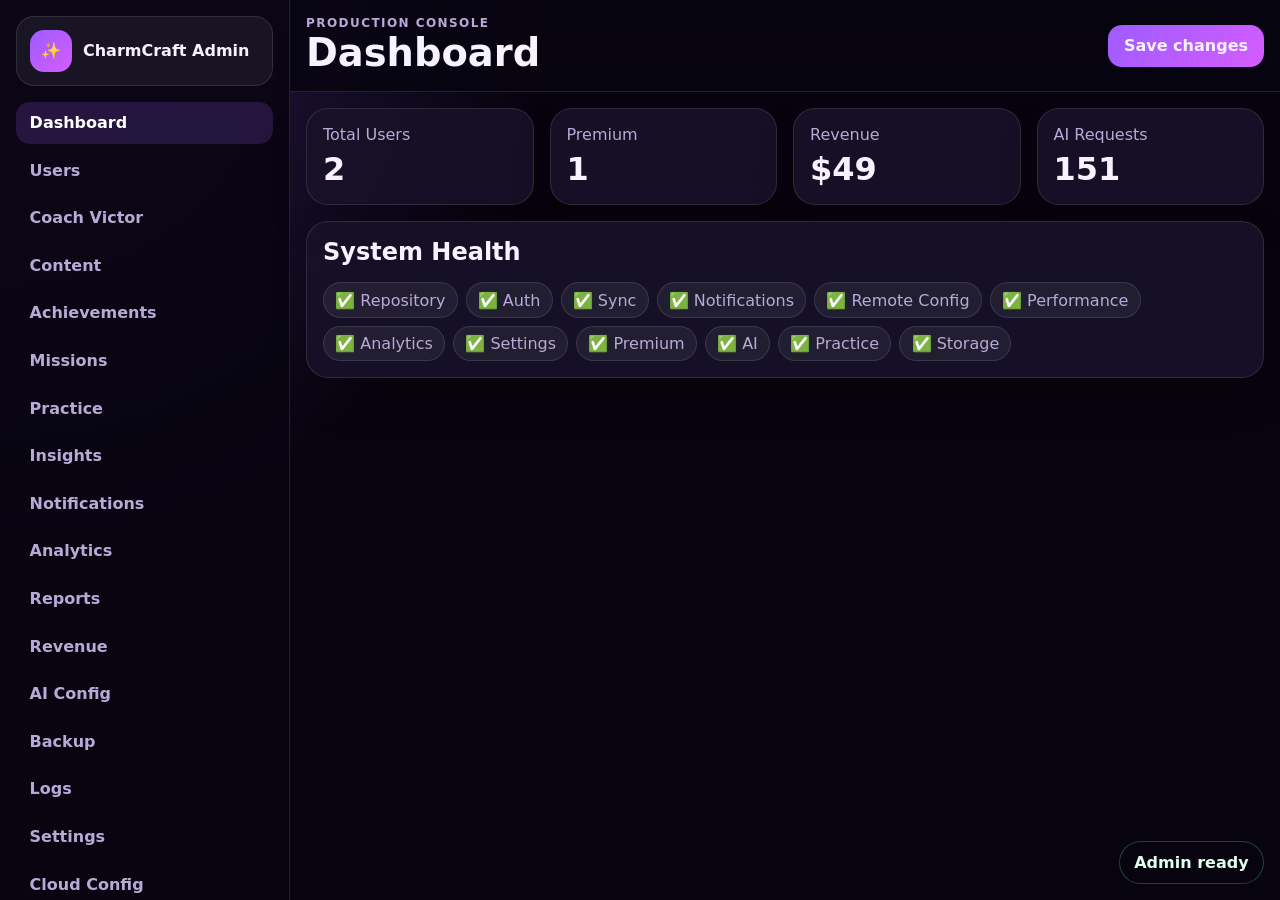
<file: admin.html>
<!doctype html>
<html lang="en">
<head>
  <meta charset="utf-8">
  <meta name="viewport" content="width=device-width, initial-scale=1, viewport-fit=cover">
  <meta name="theme-color" content="#07040f">
  <meta name="description" content="CharmCraft Admin Dashboard">
  <link rel="manifest" href="/manifest.webmanifest">
  <link rel="icon" href="/icons/icon.svg" type="image/svg+xml">
  <link rel="stylesheet" href="/admin.css">
  <title>CharmCraft Admin</title>
</head>
<body>
  <main class="admin-app">
    <aside class="admin-sidebar">
      <div class="admin-brand"><span>✨</span><strong>CharmCraft Admin</strong></div>
      <nav id="adminNav" aria-label="Admin navigation">
        <button class="active" type="button" data-panel="dashboard">Dashboard</button>
        <button type="button" data-panel="users">Users</button>
        <button type="button" data-panel="coach">Coach Victor</button>
        <button type="button" data-panel="content">Content</button>
        <button type="button" data-panel="achievements">Achievements</button>
        <button type="button" data-panel="missions">Missions</button>
        <button type="button" data-panel="practice">Practice</button>
        <button type="button" data-panel="insights">Insights</button>
        <button type="button" data-panel="notifications">Notifications</button>
        <button type="button" data-panel="analytics">Analytics</button>
        <button type="button" data-panel="reports">Reports</button>
        <button type="button" data-panel="revenue">Revenue</button>
        <button type="button" data-panel="ai">AI Config</button>
        <button type="button" data-panel="backup">Backup</button>
        <button type="button" data-panel="logs">Logs</button>
        <button type="button" data-panel="settings">Settings</button>
        <button type="button" data-panel="cloud">Cloud Config</button>
        <button type="button" data-panel="push">Push Notifications</button>
      </nav>
      <a class="back-link" href="/">Open Mobile App</a>
    </aside>

    <section class="admin-main">
      <header class="admin-header">
        <div><p>Production Console</p><h1 id="panelTitle">Dashboard</h1></div>
        <button id="saveAll" type="button">Save changes</button>
      </header>

      <section id="dashboard" class="admin-panel active">
        <div class="stats-grid">
          <article><span>Total Users</span><strong id="statUsers">0</strong></article>
          <article><span>Premium</span><strong id="statPremium">0</strong></article>
          <article><span>Revenue</span><strong id="statRevenue">$0</strong></article>
          <article><span>AI Requests</span><strong id="statAi">0</strong></article>
        </div>
        <div class="admin-card"><h2>System Health</h2><div id="healthList" class="pill-list"></div></div>
      </section>

      <section id="users" class="admin-panel"><div class="admin-card"><h2>Manage users</h2><div id="userList" class="data-list"></div><button id="addUser" type="button">Add test user</button></div></section>
      <section id="coach" class="admin-panel"><div class="admin-card"><h2>Coach Victor prompt</h2><textarea id="coachPrompt"></textarea><button data-action="savePrompt" type="button">Save prompt</button></div></section>
      <section id="content" class="admin-panel"><div class="admin-card"><h2>Edit content</h2><textarea id="contentEditor"></textarea><button data-action="saveContent" type="button">Publish content</button></div></section>
      <section id="achievements" class="admin-panel"><div class="admin-card"><h2>Create achievements</h2><input id="achievementName" placeholder="Achievement name"><button data-action="achievement" type="button">Create achievement</button><div id="achievementList" class="pill-list"></div></div></section>
      <section id="missions" class="admin-panel"><div class="admin-card"><h2>Create missions</h2><input id="missionName" placeholder="Mission name"><input id="missionXp" type="number" min="1" value="25"><button data-action="mission" type="button">Create mission</button><div id="missionList" class="data-list"></div></div></section>
      <section id="practice" class="admin-panel"><div class="admin-card"><h2>Practice scenarios</h2><textarea id="practiceScenarios"></textarea><button data-action="practice" type="button">Save scenarios</button></div></section>
      <section id="insights" class="admin-panel"><div class="admin-card"><h2>Daily insights</h2><textarea id="insightEditor"></textarea><button data-action="insights" type="button">Save insights</button></div></section>
      <section id="notifications" class="admin-panel"><div class="admin-card"><h2>Send notification</h2><input id="notificationTitle" placeholder="Title"><textarea id="notificationBody" placeholder="Message"></textarea><button data-action="notify" type="button">Queue notification</button><div id="notificationList" class="data-list"></div></div></section>
      <section id="analytics" class="admin-panel"><div class="admin-card"><h2>Analytics</h2><canvas id="analyticsCanvas" width="760" height="260"></canvas></div></section>
      <section id="reports" class="admin-panel"><div class="admin-card"><h2>Reports</h2><div id="reportList" class="data-list"></div><button data-action="report" type="button">Generate report</button></div></section>
      <section id="revenue" class="admin-panel"><div class="admin-card"><h2>Premium revenue</h2><div class="stats-grid"><article><span>Monthly</span><strong>$349</strong></article><article><span>Yearly</span><strong>$1,899</strong></article></div></div></section>
      <section id="ai" class="admin-panel"><div class="admin-card"><h2>AI Config</h2><label>Tone<select id="aiTone"><option>warm-confident</option><option>playful</option><option>direct</option><option>romantic</option></select></label><label>Safety<input id="aiSafety" value="Respectful, consent-first, supportive"></label><button data-action="ai" type="button">Save AI config</button></div></section>
      <section id="backup" class="admin-panel"><div class="admin-card"><h2>Backup data</h2><button data-action="backup" type="button">Create backup</button><button data-action="restore" type="button">Restore latest backup</button><textarea id="backupOutput" readonly></textarea></div></section>
      <section id="logs" class="admin-panel"><div class="admin-card"><h2>Logs</h2><div id="logList" class="data-list"></div></div></section>
      <section id="settings" class="admin-panel"><div class="admin-card"><h2>Settings</h2><label>Premium enabled<input id="premiumEnabled" type="checkbox" checked></label><label>Maintenance mode<input id="maintenanceMode" type="checkbox"></label><button data-action="settings" type="button">Save settings</button></div></section>
      <section id="cloud" class="admin-panel"><div class="admin-card"><h2>Cloud Config</h2><input id="cloudEndpoint" placeholder="Cloud sync endpoint" value="local-first"><button data-action="cloud" type="button">Save cloud config</button></div></section>
      <section id="push" class="admin-panel"><div class="admin-card"><h2>Push Notifications</h2><input id="pushTopic" placeholder="Topic" value="daily-coaching"><button data-action="push" type="button">Save push topic</button></div></section>
    </section>
  </main>
  <div id="toast" class="toast">Admin ready</div>
  <script src="/admin.js" defer></script>
</body>
</html>
</file>
<file: admin.css>
:root{color-scheme:dark;--bg:#07040f;--panel:rgba(24,18,40,.9);--line:rgba(255,255,255,.11);--text:#f7f2ff;--muted:#b8a9d6;--purple:#9d5cff;--pink:#d65cff;--green:#5cffbd;--danger:#ff5c8a}*{box-sizing:border-box}body{margin:0;min-height:100vh;background:radial-gradient(circle at top left,rgba(157,92,255,.28),transparent 34rem),var(--bg);color:var(--text);font-family:Inter,ui-sans-serif,system-ui,-apple-system,BlinkMacSystemFont,"Segoe UI",sans-serif}button,input,textarea,select{font:inherit}button{border:0;cursor:pointer}input,textarea,select{width:100%;border:1px solid var(--line);border-radius:14px;background:rgba(255,255,255,.07);color:var(--text);padding:.85rem}textarea{min-height:150px;resize:vertical}.admin-app{display:grid;grid-template-columns:290px 1fr;min-height:100vh}.admin-sidebar{position:sticky;top:0;height:100vh;overflow:auto;border-right:1px solid var(--line);background:rgba(8,5,17,.9);padding:1rem}.admin-brand{display:flex;align-items:center;gap:.7rem;margin-bottom:1rem;padding:.8rem;border:1px solid var(--line);border-radius:18px;background:rgba(255,255,255,.06)}.admin-brand span{display:grid;width:42px;height:42px;place-items:center;border-radius:14px;background:linear-gradient(135deg,var(--purple),var(--pink))}nav{display:grid;gap:.35rem}nav button,.back-link,.admin-header button,.admin-card button{min-height:42px;border-radius:14px;color:var(--text);font-weight:800;text-decoration:none}nav button{background:transparent;color:var(--muted);text-align:left;padding:0 .85rem}nav button.active,nav button:hover{background:rgba(157,92,255,.18);color:#fff}.back-link{display:flex;align-items:center;justify-content:center;margin-top:1rem;border:1px solid var(--line);background:rgba(255,255,255,.07)}.admin-main{min-width:0;padding:1rem 1rem 4rem}.admin-header{position:sticky;top:0;z-index:5;display:flex;align-items:center;justify-content:space-between;gap:1rem;margin:-1rem -1rem 1rem;padding:1rem;border-bottom:1px solid var(--line);background:rgba(8,5,17,.86);backdrop-filter:blur(18px)}.admin-header p,.admin-header h1,.admin-card h2{margin:0}.admin-header p{color:var(--muted);font-size:.75rem;font-weight:900;letter-spacing:.12em;text-transform:uppercase}.admin-header h1{font-size:clamp(1.6rem,4vw,2.4rem)}.admin-header button,.admin-card button{background:linear-gradient(135deg,var(--purple),var(--pink));padding:0 1rem}.admin-panel{display:none;animation:enter .2s ease both}.admin-panel.active{display:grid;gap:1rem}@keyframes enter{from{opacity:0;transform:translateY(10px)}to{opacity:1;transform:translateY(0)}}.stats-grid{display:grid;grid-template-columns:repeat(4,minmax(0,1fr));gap:1rem}.stats-grid article,.admin-card{border:1px solid var(--line);border-radius:22px;background:var(--panel);box-shadow:0 18px 42px rgba(0,0,0,.18)}.stats-grid article{display:grid;gap:.4rem;padding:1rem}.stats-grid span,.data-list small,.pill-list span{color:var(--muted)}.stats-grid strong{font-size:2rem}.admin-card{display:grid;gap:1rem;padding:1rem}.data-list{display:grid;gap:.65rem}.data-row{display:flex;align-items:center;justify-content:space-between;gap:1rem;border:1px solid var(--line);border-radius:16px;background:rgba(255,255,255,.055);padding:.75rem}.data-row button{min-height:34px;background:rgba(255,92,138,.17);color:#ffc0d1}.pill-list{display:flex;flex-wrap:wrap;gap:.5rem}.pill-list span{border:1px solid var(--line);border-radius:999px;background:rgba(255,255,255,.06);padding:.45rem .7rem}label{display:grid;gap:.45rem;color:var(--muted)}canvas{width:100%;max-width:100%;border:1px solid var(--line);border-radius:18px;background:rgba(0,0,0,.22)}.toast{position:fixed;right:1rem;bottom:1rem;z-index:10;border:1px solid rgba(92,255,189,.25);border-radius:999px;background:rgba(8,5,17,.9);color:#dfffee;padding:.7rem .9rem;font-weight:800}@media(max-width:860px){.admin-app{grid-template-columns:1fr}.admin-sidebar{position:relative;height:auto}.admin-sidebar nav{grid-template-columns:repeat(2,minmax(0,1fr))}.admin-main{padding-top:1rem}.stats-grid{grid-template-columns:repeat(2,minmax(0,1fr))}}@media(max-width:520px){.admin-sidebar nav,.stats-grid{grid-template-columns:1fr}.admin-header{align-items:flex-start;flex-direction:column}.admin-header button{width:100%}.data-row{align-items:flex-start;flex-direction:column}}
</file>
